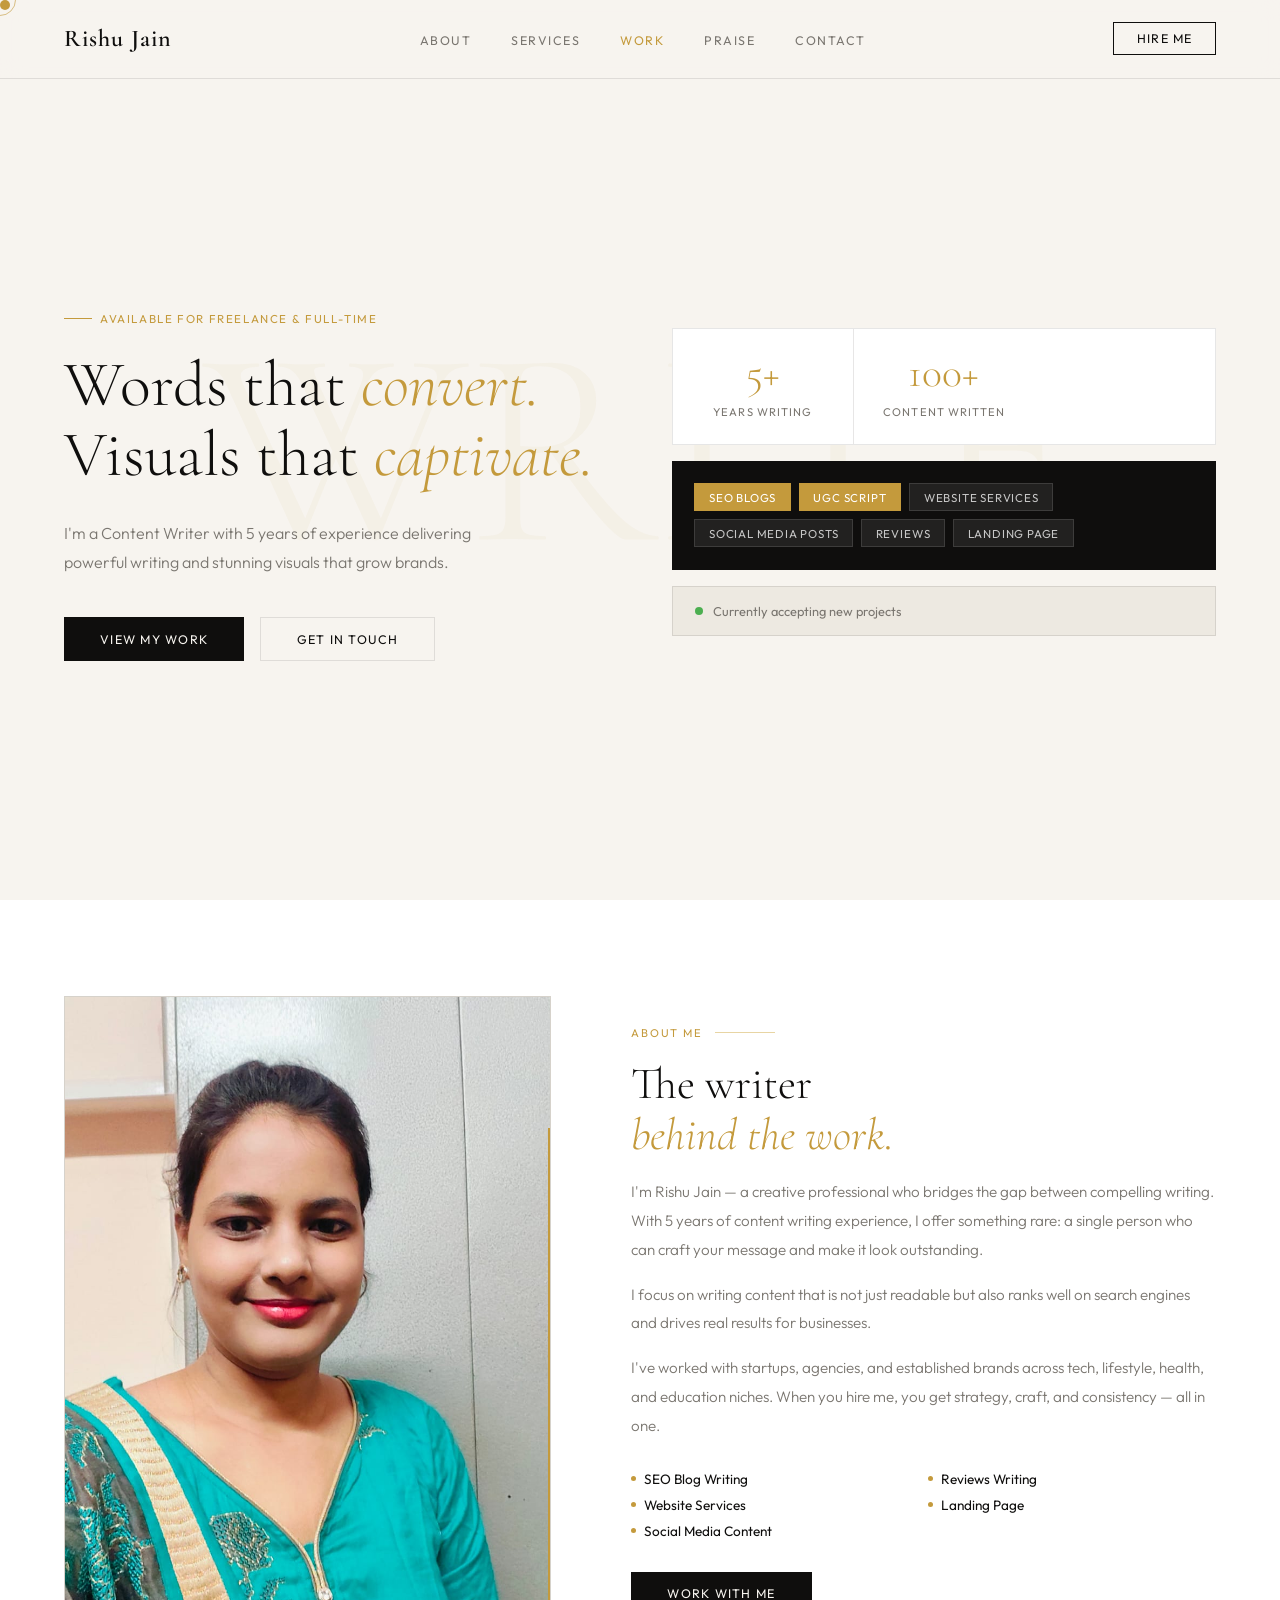
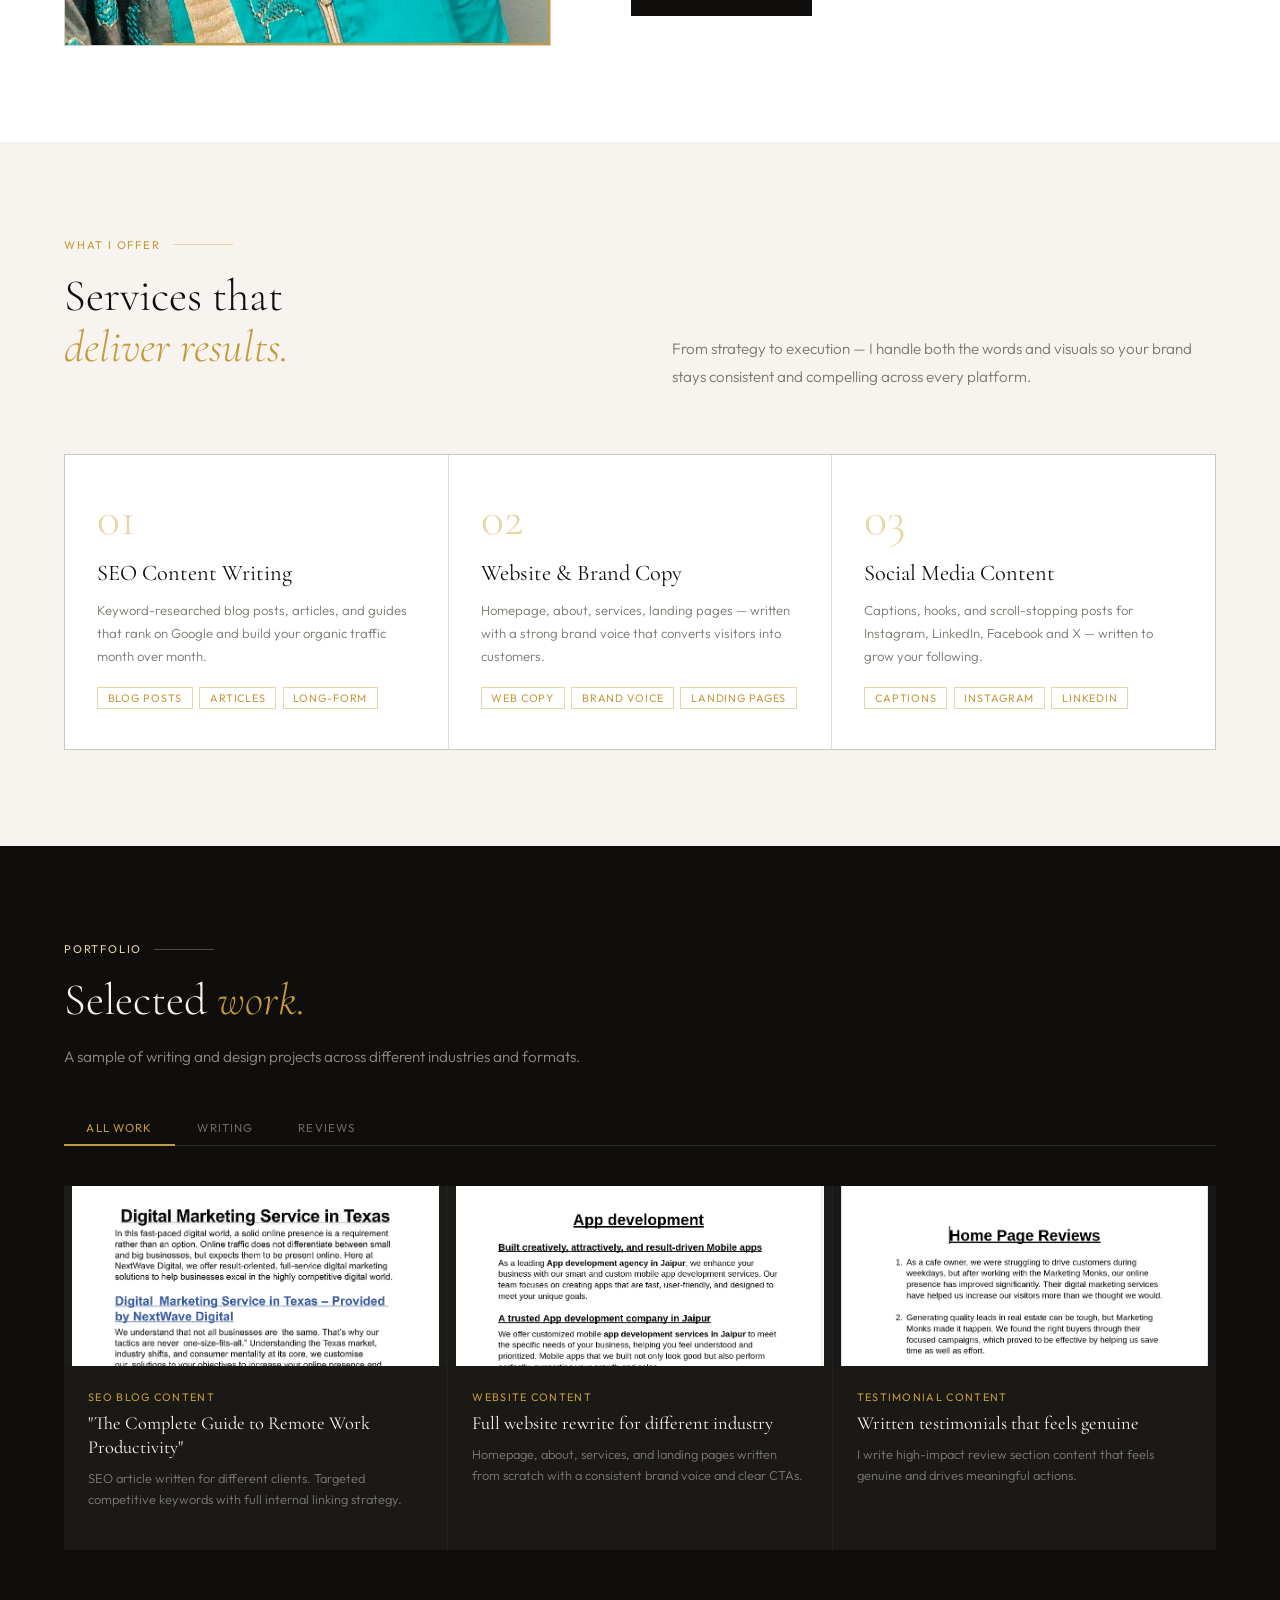
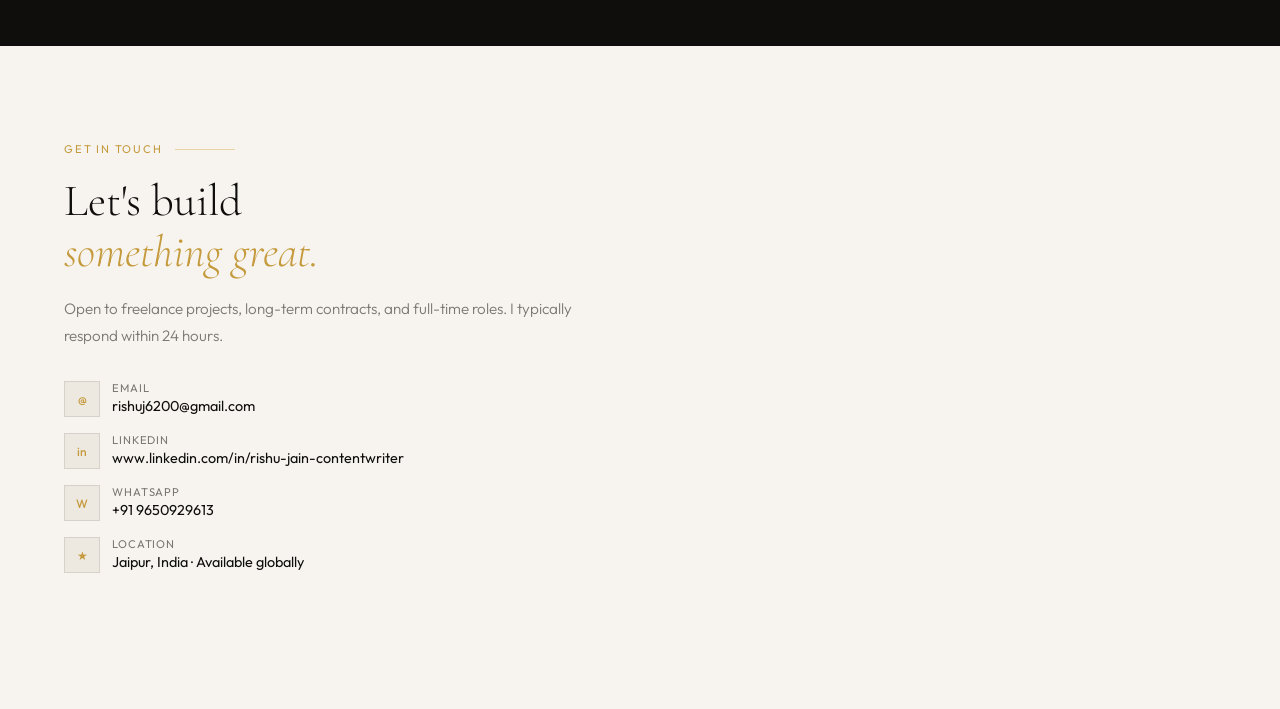
<file: index.html>
<!DOCTYPE html>
<html lang="en">
<head>
<meta charset="UTF-8">
<meta name="viewport" content="width=device-width, initial-scale=1.0">
<title>Rishu Jain — Content Writer</title>
<link href="https://fonts.googleapis.com/css2?family=Cormorant+Garamond:ital,wght@0,300;0,400;0,600;1,300;1,400&family=Outfit:wght@300;400;500&display=swap" rel="stylesheet">

<link rel="icon" type="image/png" href="assets/images/favicon.png">
<link href="assets/css/style.css" rel="stylesheet">
</head>
<body>

<div class="cursor" id="cursor"></div>
<div class="cursor-ring" id="cursorRing"></div>

<!-- NAV -->
<nav>
  <a href="#hero" class="nav-logo">Rishu Jain</a>
  <ul class="nav-links">
    <li><a href="#about">About</a></li>
    <li><a href="#services">Services</a></li>
    <li><a href="#work">Work</a></li>
    <li><a href="#testimonials">Praise</a></li>
    <li><a href="#contact">Contact</a></li>
  </ul>
  <a href="#contact" class="nav-cta">Hire Me</a>
</nav>

<!-- HERO -->
<section id="hero">
  <div class="hero-bg-text">WRITE</div>
  <div class="hero-left">
    <div class="hero-tag">Available for freelance & full-time</div>
    <h1 class="hero-h1">
      Words that <em>convert.</em><br>
      Visuals that <em>captivate.</em>
    </h1>
    <p class="hero-desc">
      I'm a Content Writer with 5 years of experience delivering powerful writing and stunning visuals that grow brands.
    </p>
    <div class="hero-btns">
      <a href="#work" class="btn-dark">View My Work</a>
      <a href="#contact" class="btn-light">Get In Touch</a>
    </div>
  </div>
  <div class="hero-right">
    <div class="stat-strip">
      <div class="stat-item">
        <span class="stat-num">5+</span>
        <span class="stat-lbl">Years Writing</span>
      </div>
      <div class="stat-item">
        <span class="stat-num">100+</span>
        <span class="stat-lbl">Content Written</span>
      </div>
    </div>
    <div class="service-pills">
      <span class="pill gold">SEO Blogs</span>
      <span class="pill gold">UGC Script</span>
      <span class="pill">Website Services</span>
      <span class="pill">Social Media Posts</span>
      <span class="pill">Reviews</span>
      <span class="pill">Landing Page</span>
    </div>
    <div class="avail-bar">
      <span class="avail-dot"></span>
      Currently accepting new projects
    </div>
  </div>
</section>

<!-- ABOUT -->
<section id="about">
  <div class="about-photo-wrap reveal">
    <div class="about-photo">
      <svg class="photo-svg" viewBox="0 0 80 80" fill="none" xmlns="http://www.w3.org/2000/svg">
        <circle cx="40" cy="30" r="18" stroke="#0f0e0d" stroke-width="1.5"/>
        <path d="M8 72c0-17.7 14.3-32 32-32s32 14.3 32 32" stroke="#0f0e0d" stroke-width="1.5"/>
      </svg>
      <!-- <span style="font-size:0.75rem;letter-spacing:0.08em;text-transform:uppercase;">Add Your Photo Here</span> -->
      <!-- <span style="font-size:0.68rem;color:#aaa;">Replace this div with <img src="/assets/images/photo.jpeg"></span> -->
      <img src="assets/images/photo.jpeg" class="profile-img">
    </div>
  </div>
  <div class="about-content">
    <div class="section-eyebrow reveal">About Me</div>
    <h2 class="section-title reveal">
      The writer<br>
      <em>behind the work.</em>
    </h2>

    <!-- ✏️ EDIT THIS SECTION — Replace with your real bio -->
    <p class="reveal">I'm Rishu Jain — a creative professional who bridges the gap between compelling writing. With 5 years of content writing experience, I offer something rare: a single person who can craft your message and make it look outstanding.</p>
    <p class="reveal">I focus on writing content that is not just readable but also ranks well on search engines and drives real results for businesses.</p>
    <p class="reveal">I've worked with startups, agencies, and established brands across tech, lifestyle, health, and education niches. When you hire me, you get strategy, craft, and consistency — all in one.</p>

    <div class="about-skills reveal">
      <div class="about-skill-item">SEO Blog Writing</div>
      <div class="about-skill-item">Reviews Writing</div>
      <div class="about-skill-item">Website Services</div>
      <div class="about-skill-item">Landing Page</div>
      <div class="about-skill-item">Social Media Content</div>
    </div>
    <a href="#contact" class="btn-dark reveal">Work With Me</a>
  </div>
</section>

<!-- SERVICES -->
<section id="services">
  <div class="services-header">
    <div>
      <div class="section-eyebrow reveal">What I Offer</div>
      <h2 class="section-title reveal">Services that<br><em>deliver results.</em></h2>
    </div>
    <p class="section-sub reveal">From strategy to execution — I handle both the words and visuals so your brand stays consistent and compelling across every platform.</p>
  </div>
  <div class="services-grid">
    <div class="service-card reveal">
      <div class="service-num">01</div>
      <div class="service-name">SEO Content Writing</div>
      <p class="service-desc">Keyword-researched blog posts, articles, and guides that rank on Google and build your organic traffic month over month.</p>
      <div class="service-tags">
        <span class="service-tag">Blog Posts</span>
        <span class="service-tag">Articles</span>
        <span class="service-tag">Long-form</span>
      </div>
    </div>
    <div class="service-card reveal reveal-delay-1">
      <div class="service-num">02</div>
      <div class="service-name">Website & Brand Copy</div>
      <p class="service-desc">Homepage, about, services, landing pages — written with a strong brand voice that converts visitors into customers.</p>
      <div class="service-tags">
        <span class="service-tag">Web Copy</span>
        <span class="service-tag">Brand Voice</span>
        <span class="service-tag">Landing Pages</span>
      </div>
    </div>
    <div class="service-card reveal reveal-delay-2">
      <div class="service-num">03</div>
      <div class="service-name">Social Media Content</div>
      <p class="service-desc">Captions, hooks, and scroll-stopping posts for Instagram, LinkedIn, Facebook and X — written to grow your following.</p>
      <div class="service-tags">
        <span class="service-tag">Captions</span>
        <span class="service-tag">Instagram</span>
        <span class="service-tag">LinkedIn</span>
      </div>
    </div>
  </div>
</section>

<!-- WORK -->
<section id="work">
  <div class="section-eyebrow reveal">Portfolio</div>
  <h2 class="section-title reveal">Selected <em>work.</em></h2>
  <p class="section-sub reveal">A sample of writing and design projects across different industries and formats.</p>

  <div class="work-filter">
    <button class="wf-btn active" onclick="filterWork('all',this)">All Work</button>
    <button class="wf-btn" onclick="filterWork('writing',this)">Writing</button>
    <button class="wf-btn" onclick="filterWork('reviews',this)">Reviews</button>
      </div>

  <div class="work-grid" id="workGrid">

    <div class="work-card reveal" data-cat="writing">
      <div class="work-card-thumb" style="background:#1e1c19;">
        <span><a href="https://drive.google.com/drive/folders/1ZCYASODTfS9LrGNn6qgmett5lGjNj4wa" target="_blank"><img src="assets/images/blog.png" alt="Blog Sample" class="samples"></a></span>
      </div>
      <div class="work-card-body">
        <div class="work-card-cat">SEO Blog Content</div>
        <div class="work-card-title">"The Complete Guide to Remote Work Productivity"</div>
        <p class="work-card-desc">SEO article written for different clients. Targeted competitive keywords with full internal linking strategy.</p>
      </div>
    </div>

    <div class="work-card reveal reveal-delay-2" data-cat="writing">
      <div class="work-card-thumb" style="background:#1c1a17;">
        <span><a href="https://drive.google.com/drive/folders/1dlIUjyDd3k5_1ieYxpaErqkM5KN-R_aP" target="_blank"><img src="assets/images/websites.png" alt="Website Sample" class="samples"></a></span>
      </div>
      <div class="work-card-body">
        <div class="work-card-cat">Website Content</div>
        <div class="work-card-title">Full website rewrite for different industry</div>
        <p class="work-card-desc">Homepage, about, services, and landing pages written from scratch with a consistent brand voice and clear CTAs.</p>
      </div>
    </div>

    <div class="work-card reveal reveal-delay-1" data-cat="reviews">
      <div class="work-card-thumb" style="background:#191817;">
        <span><a href="https://drive.google.com/drive/folders/1qLeTt7KUEJsvMkh2D2BohqnuLgTvWs7c" target="_blank"><img src="assets/images/reviews.png" alt="Reviews Sample" class="samples"></a></span>
      </div>
       <div class="work-card-body" >
        <div class="work-card-cat">Testimonial Content</div>
        <div class="work-card-title">Written testimonials that feels genuine</div>
        <p class="work-card-desc">I write high-impact review section content that feels genuine and drives meaningful actions.</p>
        
      </div>
  </div>
</section>
  


<!-- CONTACT -->
<section id="contact">
  <div class="contact-left">
    <div class="section-eyebrow reveal">Get In Touch</div>
    <h2 class="section-title reveal">Let's build<br><em>something great.</em></h2>
    <p class="section-sub reveal" style="margin-bottom:2rem;">Open to freelance projects, long-term contracts, and full-time roles. I typically respond within 24 hours.</p>

    <div class="contact-detail reveal">
      <div class="contact-item">
        <div class="contact-icon">@</div>
        <div>
          <div class="contact-info-label">Email</div>
          <!-- ✏️ REPLACE with your real email -->
          <div class="contact-info-value">rishuj6200@gmail.com</div>
        </div>
      </div>
      <div class="contact-item">
        <div class="contact-icon">in</div>
        <div>
          <div class="contact-info-label">LinkedIn</div>
          <!-- ✏️ REPLACE with your LinkedIn URL -->
          <div class="contact-info-value">www.linkedin.com/in/rishu-jain-contentwriter</div>
        </div>
      </div>
      <div class="contact-item">
        <div class="contact-icon">W</div>
        <div>
          <div class="contact-info-label">WhatsApp</div>
          <!-- ✏️ REPLACE with your number -->
          <div class="contact-info-value">+91 9650929613</div>
        </div>
      </div>
      <div class="contact-item">
        <div class="contact-icon">★</div>
        <div>
          <div class="contact-info-label">Location</div>
          <!-- ✏️ REPLACE with your city -->
          <div class="contact-info-value">Jaipur, India · Available globally</div>
        </div>
      </div>
    </div>
  </div>

<script>
  // Cursor
  const cursor = document.getElementById('cursor');
  const ring = document.getElementById('cursorRing');
  let mx = 0, my = 0, rx = 0, ry = 0;
  document.addEventListener('mousemove', e => {
    mx = e.clientX; my = e.clientY;
    cursor.style.transform = `translate(${mx-5}px, ${my-5}px)`;
  });
  function animRing() {
    rx += (mx - rx) * 0.12;
    ry += (my - ry) * 0.12;
    ring.style.transform = `translate(${rx-16}px, ${ry-16}px)`;
    requestAnimationFrame(animRing);
  }
  animRing();

  // Scroll reveal
  const obs = new IntersectionObserver(entries => {
    entries.forEach(e => { if(e.isIntersecting) e.target.classList.add('visible'); });
  }, { threshold: 0.12 });
  document.querySelectorAll('.reveal').forEach(el => obs.observe(el));

  // Work filter
  function filterWork(cat, btn) {
    document.querySelectorAll('.wf-btn').forEach(b => b.classList.remove('active'));
    btn.classList.add('active');
    document.querySelectorAll('.work-card').forEach(card => {
      card.style.display = (cat === 'all' || card.dataset.cat === cat) ? 'block' : 'none';
    });
  }

  // Form submit
  function handleSubmit() {
    const btn = document.getElementById('submitBtn');
    btn.textContent = 'Message Sent ✓';
    btn.style.background = '#2e7d32';
    setTimeout(() => { btn.textContent = 'Send Message'; btn.style.background = ''; }, 3500);
  }

  // Nav active
  const sections = document.querySelectorAll('section[id], footer');
  window.addEventListener('scroll', () => {
    const y = window.scrollY + 120;
    document.querySelectorAll('.nav-links a').forEach(a => {
      const sec = document.querySelector(a.getAttribute('href'));
      if(sec && sec.offsetTop <= y && sec.offsetTop + sec.offsetHeight > y) {
        document.querySelectorAll('.nav-links a').forEach(x => x.style.color = '');
        a.style.color = 'var(--gold)';
      }
    });
  });
</script>
</body>
</html>
</file>
<file: assets/css/style.css>
:root {
    --ink: #0f0e0d;
    --paper: #f7f4ef;
    --cream: #ede9e1;
    --gold: #c49a3c;
    --gold-light: #e8d5a3;
    --muted: #7a7670;
    --white: #ffffff;
    --border: rgba(15,14,13,0.1);
  }

  *, *::before, *::after { box-sizing: border-box; margin: 0; padding: 0; }

  html { scroll-behavior: smooth; }

  body {
    font-family: 'Outfit', sans-serif;
    background: var(--paper);
    color: var(--ink);
    overflow-x: hidden;
    cursor: none;
  }

  /* CUSTOM CURSOR */
  .cursor {
    width: 10px; height: 10px;
    background: var(--gold);
    border-radius: 50%;
    position: fixed;
    top: 0; left: 0;
    pointer-events: none;
    z-index: 9999;
    transition: transform 0.15s ease;
  }
  .cursor-ring {
    width: 32px; height: 32px;
    border: 1px solid var(--gold);
    border-radius: 50%;
    position: fixed;
    top: 0; left: 0;
    pointer-events: none;
    z-index: 9998;
    transition: all 0.12s ease;
    opacity: 0.6;
  }

  /* NAV */
  nav {
    position: fixed; top: 0; left: 0; right: 0;
    z-index: 100;
    display: flex;
    justify-content: space-between;
    align-items: center;
    padding: 1.4rem 4rem;
    background: rgba(247,244,239,0.92);
    backdrop-filter: blur(12px);
    border-bottom: 1px solid var(--border);
  }
  .nav-logo {
    font-family: 'Cormorant Garamond', serif;
    font-size: 1.5rem;
    font-weight: 600;
    letter-spacing: 0.04em;
    color: var(--ink);
    text-decoration: none;
  }
  .nav-links {
    display: flex; gap: 2.5rem; list-style: none;
  }
  .nav-links a {
    font-size: 0.78rem;
    letter-spacing: 0.12em;
    text-transform: uppercase;
    color: var(--muted);
    text-decoration: none;
    transition: color 0.25s;
  }
  .nav-links a:hover { color: var(--gold); }
  .nav-cta {
    font-size: 0.78rem;
    letter-spacing: 0.1em;
    text-transform: uppercase;
    color: var(--ink);
    border: 1px solid var(--ink);
    padding: 0.5rem 1.4rem;
    text-decoration: none;
    transition: all 0.25s;
  }
  .nav-cta:hover { background: var(--ink); color: var(--paper); }

  /* HERO */
  #hero {
    min-height: 100vh;
    display: grid;
    grid-template-columns: 1fr 1fr;
    align-items: center;
    padding: 8rem 4rem 4rem;
    gap: 4rem;
    position: relative;
    overflow: hidden;
  }
  .hero-bg-text {
    position: absolute;
    top: 50%; left: 50%;
    transform: translate(-50%, -50%);
    font-family: 'Cormorant Garamond', serif;
    font-size: 22vw;
    font-weight: 300;
    color: rgba(196,154,60,0.05);
    white-space: nowrap;
    pointer-events: none;
    z-index: 0;
    user-select: none;
  }
  .hero-left { position: relative; z-index: 1; }
  .hero-tag {
    display: inline-flex; align-items: center; gap: 8px;
    font-size: 0.72rem;
    letter-spacing: 0.14em;
    text-transform: uppercase;
    color: var(--gold);
    margin-bottom: 1.5rem;
  }
  .hero-tag::before {
    content: '';
    display: block;
    width: 28px; height: 1px;
    background: var(--gold);
  }
  .hero-h1 {
    font-family: 'Cormorant Garamond', serif;
    font-size: clamp(3rem, 5vw, 5rem);
    font-weight: 300;
    line-height: 1.1;
    margin-bottom: 1.8rem;
    color: var(--ink);
  }
  .hero-h1 em {
    font-style: italic;
    color: var(--gold);
  }
  .hero-desc {
    font-size: 1rem;
    color: var(--muted);
    line-height: 1.8;
    font-weight: 300;
    max-width: 440px;
    margin-bottom: 2.5rem;
  }
  .hero-btns { display: flex; gap: 1rem; flex-wrap: wrap; }
  .btn-dark {
    background: var(--ink); color: var(--paper);
    padding: 0.85rem 2.2rem;
    font-size: 0.78rem;
    letter-spacing: 0.1em;
    text-transform: uppercase;
    text-decoration: none;
    border: 1px solid var(--ink);
    transition: all 0.25s;
    display: inline-block;
  }
  .btn-dark:hover { background: var(--gold); border-color: var(--gold); color: var(--white); }
  .btn-light {
    background: transparent; color: var(--ink);
    padding: 0.85rem 2.2rem;
    font-size: 0.78rem;
    letter-spacing: 0.1em;
    text-transform: uppercase;
    text-decoration: none;
    border: 1px solid var(--border);
    transition: all 0.25s;
    display: inline-block;
  }
  .btn-light:hover { border-color: var(--ink); }

  .hero-right {
    position: relative; z-index: 1;
    display: flex; flex-direction: column; gap: 1rem;
  }
  .stat-strip {
    display: grid; grid-template-columns: repeat(3, 1fr);
    border: 1px solid var(--border);
    background: var(--white);
  }
  .stat-item {
    padding: 1.5rem 1.2rem;
    border-right: 1px solid var(--border);
    text-align: center;
  }
  .stat-item:last-child { border-right: none; }
  .stat-num {
    font-family: 'Cormorant Garamond', serif;
    font-size: 2.6rem;
    font-weight: 300;
    color: var(--gold);
    line-height: 1;
    display: block;
    margin-bottom: 0.3rem;
  }
  .stat-lbl {
    font-size: 0.7rem;
    letter-spacing: 0.1em;
    text-transform: uppercase;
    color: var(--muted);
  }
  .service-pills {
    display: flex; flex-wrap: wrap; gap: 0.5rem;
    padding: 1.4rem;
    background: var(--ink);
  }
  .pill {
    background: rgba(255,255,255,0.08);
    color: rgba(255,255,255,0.75);
    font-size: 0.72rem;
    letter-spacing: 0.07em;
    text-transform: uppercase;
    padding: 0.35rem 0.85rem;
    border: 1px solid rgba(255,255,255,0.12);
  }
  .pill.gold { background: var(--gold); color: var(--white); border-color: var(--gold); }

  .avail-bar {
    display: flex; align-items: center; gap: 10px;
    padding: 1rem 1.4rem;
    background: var(--cream);
    border: 1px solid var(--border);
    font-size: 0.8rem;
    color: var(--muted);
  }
  .avail-dot {
    width: 8px; height: 8px;
    background: #4caf50;
    border-radius: 50%;
    animation: pulse 2s infinite;
  }
  @keyframes pulse { 0%,100%{opacity:1;transform:scale(1)} 50%{opacity:0.5;transform:scale(0.8)} }

  /* SECTIONS */
  section { padding: 6rem 4rem; }
  .section-eyebrow {
    display: flex; align-items: center; gap: 12px;
    font-size: 0.7rem;
    letter-spacing: 0.16em;
    text-transform: uppercase;
    color: var(--gold);
    margin-bottom: 1.2rem;
  }
  .section-eyebrow::after {
    content: '';
    flex: 1;
    height: 1px;
    background: var(--gold-light);
    max-width: 60px;
  }
  .section-title {
    font-family: 'Cormorant Garamond', serif;
    font-size: clamp(2.2rem, 3.5vw, 3.5rem);
    font-weight: 300;
    line-height: 1.15;
    color: var(--ink);
    margin-bottom: 1rem;
  }
  .section-title em { font-style: italic; color: var(--gold); }
  .section-sub {
    font-size: 0.95rem;
    color: var(--muted);
    font-weight: 300;
    line-height: 1.8;
    max-width: 520px;
  }

  /* ABOUT */
  #about {
    display: grid;
    grid-template-columns: 1fr 1.2fr;
    gap: 5rem;
    align-items: center;
    background: var(--white);
  }
  .about-photo-wrap {
    position: relative;
  }
  .about-photo {
    width: 100%;
    aspect-ratio: 3/4;
    background: var(--cream);
    display: flex; align-items: center; justify-content: center;
    flex-direction: column;
    gap: 0.8rem;
    color: var(--muted);
    font-size: 0.8rem;
    letter-spacing: 0.06em;
    border: 1px solid var(--border);
    position: relative;
    overflow: hidden;
  }
  .about-photo::after {
    content: '';
    position: absolute;
    bottom: -1px; right: -1px;
    width: 80%; height: 80%;
    border-right: 3px solid var(--gold);
    border-bottom: 3px solid var(--gold);
    pointer-events: none;
  }
  .photo-svg {
    width: 64px; height: 64px;
    opacity: 0.3;
  }
  .about-content p {
    font-size: 0.95rem;
    color: var(--muted);
    line-height: 1.9;
    font-weight: 300;
    margin-bottom: 1rem;
  }
  .about-content p:last-of-type { margin-bottom: 1.8rem; }
  .about-skills {
    display: grid; grid-template-columns: 1fr 1fr;
    gap: 0.5rem;
    margin-bottom: 2rem;
  }
  .about-skill-item {
    display: flex; align-items: center; gap: 8px;
    font-size: 0.85rem;
    color: var(--ink);
  }
  .about-skill-item::before {
    content: '';
    width: 5px; height: 5px;
    background: var(--gold);
    border-radius: 50%;
    flex-shrink: 0;
  }

  /* SERVICES */
  #services { background: var(--paper); }
  .services-header {
    display: grid; grid-template-columns: 1fr 1fr;
    gap: 4rem;
    margin-bottom: 4rem;
    align-items: end;
  }
  .services-grid {
    display: grid; grid-template-columns: repeat(3, 1fr);
    gap: 1px;
    background: var(--border);
    border: 1px solid var(--border);
  }
  .service-card {
    background: var(--white);
    padding: 2.5rem 2rem;
    transition: background 0.3s;
    position: relative;
    overflow: hidden;
  }
  .service-card::before {
    content: '';
    position: absolute;
    top: 0; left: 0; right: 0;
    height: 2px;
    background: var(--gold);
    transform: scaleX(0);
    transform-origin: left;
    transition: transform 0.35s ease;
  }
  .service-card:hover::before { transform: scaleX(1); }
  .service-card:hover { background: var(--cream); }
  .service-num {
    font-family: 'Cormorant Garamond', serif;
    font-size: 3rem;
    font-weight: 300;
    color: var(--gold-light);
    line-height: 1;
    margin-bottom: 1rem;
  }
  .service-name {
    font-family: 'Cormorant Garamond', serif;
    font-size: 1.4rem;
    font-weight: 400;
    margin-bottom: 0.8rem;
    color: var(--ink);
  }
  .service-desc {
    font-size: 0.82rem;
    color: var(--muted);
    line-height: 1.75;
    font-weight: 300;
    margin-bottom: 1.2rem;
  }
  .service-tags { display: flex; flex-wrap: wrap; gap: 0.4rem; }
  .service-tag {
    font-size: 0.68rem;
    letter-spacing: 0.08em;
    text-transform: uppercase;
    color: var(--gold);
    border: 1px solid var(--gold-light);
    padding: 0.2rem 0.6rem;
  }

  /* WORK */
  #work { background: var(--ink); color: var(--paper); }
  #work .section-eyebrow { color: var(--gold-light); }
  #work .section-eyebrow::after { background: rgba(232,213,163,0.3); }
  #work .section-title { color: var(--paper); }
  #work .section-sub { color: rgba(247,244,239,0.55); }
  .work-filter {
    display: flex; gap: 0; margin: 2.5rem 0;
    border-bottom: 1px solid rgba(255,255,255,0.1);
  }
  .wf-btn {
    background: none; border: none;
    padding: 0.6rem 1.4rem;
    font-family: 'Outfit', sans-serif;
    font-size: 0.72rem;
    letter-spacing: 0.1em;
    text-transform: uppercase;
    color: rgba(247,244,239,0.4);
    cursor: none;
    border-bottom: 2px solid transparent;
    margin-bottom: -1px;
    transition: all 0.25s;
  }
  .wf-btn.active, .wf-btn:hover {
    color: var(--gold);
    border-bottom-color: var(--gold);
  }
  .work-grid {
    display: grid; grid-template-columns: repeat(3, 1fr);
    gap: 1px;
    background: rgba(255,255,255,0.08);
  }
  .work-card {
    background: #1a1916;
    overflow: hidden;
    transition: transform 0.3s;
    cursor: none;
  }
  .work-card:hover { transform: translateY(-4px); }
  .work-card-thumb {
    height: 180px;
    display: flex; align-items: center; justify-content: center;
    font-size: 2.5rem;
    position: relative;
    overflow: hidden;
  }
  .work-card-thumb span {
    position: relative; z-index: 1;
    font-size: 0.7rem;
    letter-spacing: 0.15em;
    text-transform: uppercase;
    color: rgba(255,255,255,0.3);
    text-align: center;
    padding: 0.5rem;
  }
  .work-card-body { padding: 1.5rem; }
  .work-card-cat {
    font-size: 0.68rem;
    letter-spacing: 0.12em;
    text-transform: uppercase;
    color: var(--gold);
    margin-bottom: 0.5rem;
  }
  .work-card-title {
    font-family: 'Cormorant Garamond', serif;
    font-size: 1.15rem;
    font-weight: 400;
    color: var(--paper);
    margin-bottom: 0.5rem;
    line-height: 1.3;
  }
  .work-card-desc {
    font-size: 0.8rem;
    color: rgba(247,244,239,0.45);
    line-height: 1.65;
    font-weight: 300;
    margin-bottom: 1rem;
  }
  .work-card-result {
    display: inline-block;
    font-size: 0.68rem;
    letter-spacing: 0.08em;
    text-transform: uppercase;
    color: var(--gold);
    border-top: 1px solid rgba(196,154,60,0.3);
    padding-top: 0.8rem;
    width: 100%;
  }

  /* TESTIMONIALS */
  #testimonials { background: var(--cream); }
  .test-grid {
    display: grid; grid-template-columns: repeat(2, 1fr);
    gap: 1.5rem;
    margin-top: 3rem;
  }
  .test-card {
    background: var(--white);
    padding: 2rem;
    border: 1px solid var(--border);
    position: relative;
  }
  .test-quote {
    font-family: 'Cormorant Garamond', serif;
    font-size: 4rem;
    font-weight: 300;
    color: var(--gold-light);
    line-height: 0.6;
    margin-bottom: 1rem;
    display: block;
  }
  .test-text {
    font-size: 0.92rem;
    color: var(--muted);
    font-style: italic;
    font-weight: 300;
    line-height: 1.85;
    margin-bottom: 1.5rem;
  }
  .test-author { display: flex; align-items: center; gap: 10px; }
  .test-avatar {
    width: 38px; height: 38px;
    border-radius: 50%;
    display: flex; align-items: center; justify-content: center;
    font-size: 0.75rem; font-weight: 500;
    color: var(--white);
    flex-shrink: 0;
  }
  .test-name { font-size: 0.85rem; font-weight: 500; }
  .test-role { font-size: 0.75rem; color: var(--muted); }
  .brands-row {
    margin-top: 3rem;
    padding: 1.5rem 2rem;
    background: var(--white);
    border: 1px solid var(--border);
    display: flex; align-items: center; gap: 2.5rem; flex-wrap: wrap;
  }
  .brands-label {
    font-size: 0.68rem;
    letter-spacing: 0.12em;
    text-transform: uppercase;
    color: var(--muted);
    white-space: nowrap;
  }
  .brand-name {
    font-family: 'Cormorant Garamond', serif;
    font-size: 1rem;
    font-weight: 300;
    color: #bbb;
    letter-spacing: 0.06em;
  }

  /* CONTACT */
  #contact {
    background: var(--paper);
    display: grid;
    grid-template-columns: 1fr 1.1fr;
    gap: 5rem;
    align-items: start;
  }
  .contact-left .section-sub { margin-bottom: 2.5rem; }
  .contact-detail { display: flex; flex-direction: column; gap: 1rem; margin-bottom: 2.5rem; }
  .contact-item { display: flex; align-items: flex-start; gap: 12px; }
  .contact-icon {
    width: 36px; height: 36px;
    background: var(--cream);
    border: 1px solid var(--border);
    display: flex; align-items: center; justify-content: center;
    font-size: 0.75rem;
    color: var(--gold);
    flex-shrink: 0;
    font-weight: 500;
  }
  .contact-info-label { font-size: 0.7rem; letter-spacing: 0.08em; text-transform: uppercase; color: var(--muted); margin-bottom: 2px; }
  .contact-info-value { font-size: 0.9rem; color: var(--ink); }

  .form-row { display: grid; grid-template-columns: 1fr 1fr; gap: 1rem; }
  .form-group { display: flex; flex-direction: column; gap: 6px; margin-bottom: 1rem; }
  .form-label { font-size: 0.68rem; letter-spacing: 0.1em; text-transform: uppercase; color: var(--muted); }
  .form-input, .form-select, .form-textarea {
    border: 1px solid var(--border);
    background: var(--white);
    padding: 0.75rem 1rem;
    font-family: 'Outfit', sans-serif;
    font-size: 0.88rem;
    color: var(--ink);
    outline: none;
    transition: border-color 0.25s;
    width: 100%;
    appearance: none;
  }
  .form-input:focus, .form-select:focus, .form-textarea:focus { border-color: var(--gold); }
  .form-textarea { min-height: 110px; resize: vertical; }

  /* FOOTER */
  footer {
    background: var(--ink);
    color: rgba(247,244,239,0.4);
    padding: 2.5rem 4rem;
    display: flex;
    justify-content: space-between;
    align-items: center;
    font-size: 0.78rem;
    letter-spacing: 0.04em;
    flex-wrap: wrap;
    gap: 1rem;
  }
  .footer-logo {
    font-family: 'Cormorant Garamond', serif;
    font-size: 1.3rem;
    font-weight: 300;
    color: var(--paper);
    letter-spacing: 0.06em;
  }
  .footer-links { display: flex; gap: 1.5rem; }
  .footer-links a { color: rgba(247,244,239,0.4); text-decoration: none; transition: color 0.2s; }
  .footer-links a:hover { color: var(--gold); }

  /* SCROLL ANIMATIONS */
  .reveal {
    opacity: 0;
    transform: translateY(28px);
    transition: opacity 0.7s ease, transform 0.7s ease;
  }
  .reveal.visible { opacity: 1; transform: translateY(0); }
  .reveal-delay-1 { transition-delay: 0.1s; }
  .reveal-delay-2 { transition-delay: 0.2s; }
  .reveal-delay-3 { transition-delay: 0.3s; }
  .reveal-delay-4 { transition-delay: 0.4s; }

  /* RESPONSIVE */
  @media (max-width: 900px) {
    nav { padding: 1.2rem 2rem; }
    nav .nav-links { display: none; }
    #hero { grid-template-columns: 1fr; padding: 7rem 2rem 3rem; gap: 2.5rem; }
    #about { grid-template-columns: 1fr; padding: 4rem 2rem; }
    .about-photo { aspect-ratio: 4/3; }
    section { padding: 4rem 2rem; }
    .services-header { grid-template-columns: 1fr; gap: 1.5rem; }
    .services-grid { grid-template-columns: 1fr; }
    .work-grid { grid-template-columns: 1fr; }
    .test-grid { grid-template-columns: 1fr; }
    #contact { grid-template-columns: 1fr; padding: 4rem 2rem; gap: 3rem; }
    .form-row { grid-template-columns: 1fr; }
    footer { padding: 2rem; flex-direction: column; align-items: flex-start; gap: 1rem; }
    .hero-bg-text { display: none; }
  }

.about-photo {
  width: 100%;        /* adjust as needed */
  height: 100%;
  position: relative;
  overflow: hidden;
}

.profile-img {
  width: 100%;
  height: 100%;
  object-fit: cover;   /* THIS is key */
  position: absolute;
  top: 0;
  left: 0;
}

.samples{
    width: 100%;
    height: 100%;
    object-fit: cover;   /* THIS is key */
}
</file>
